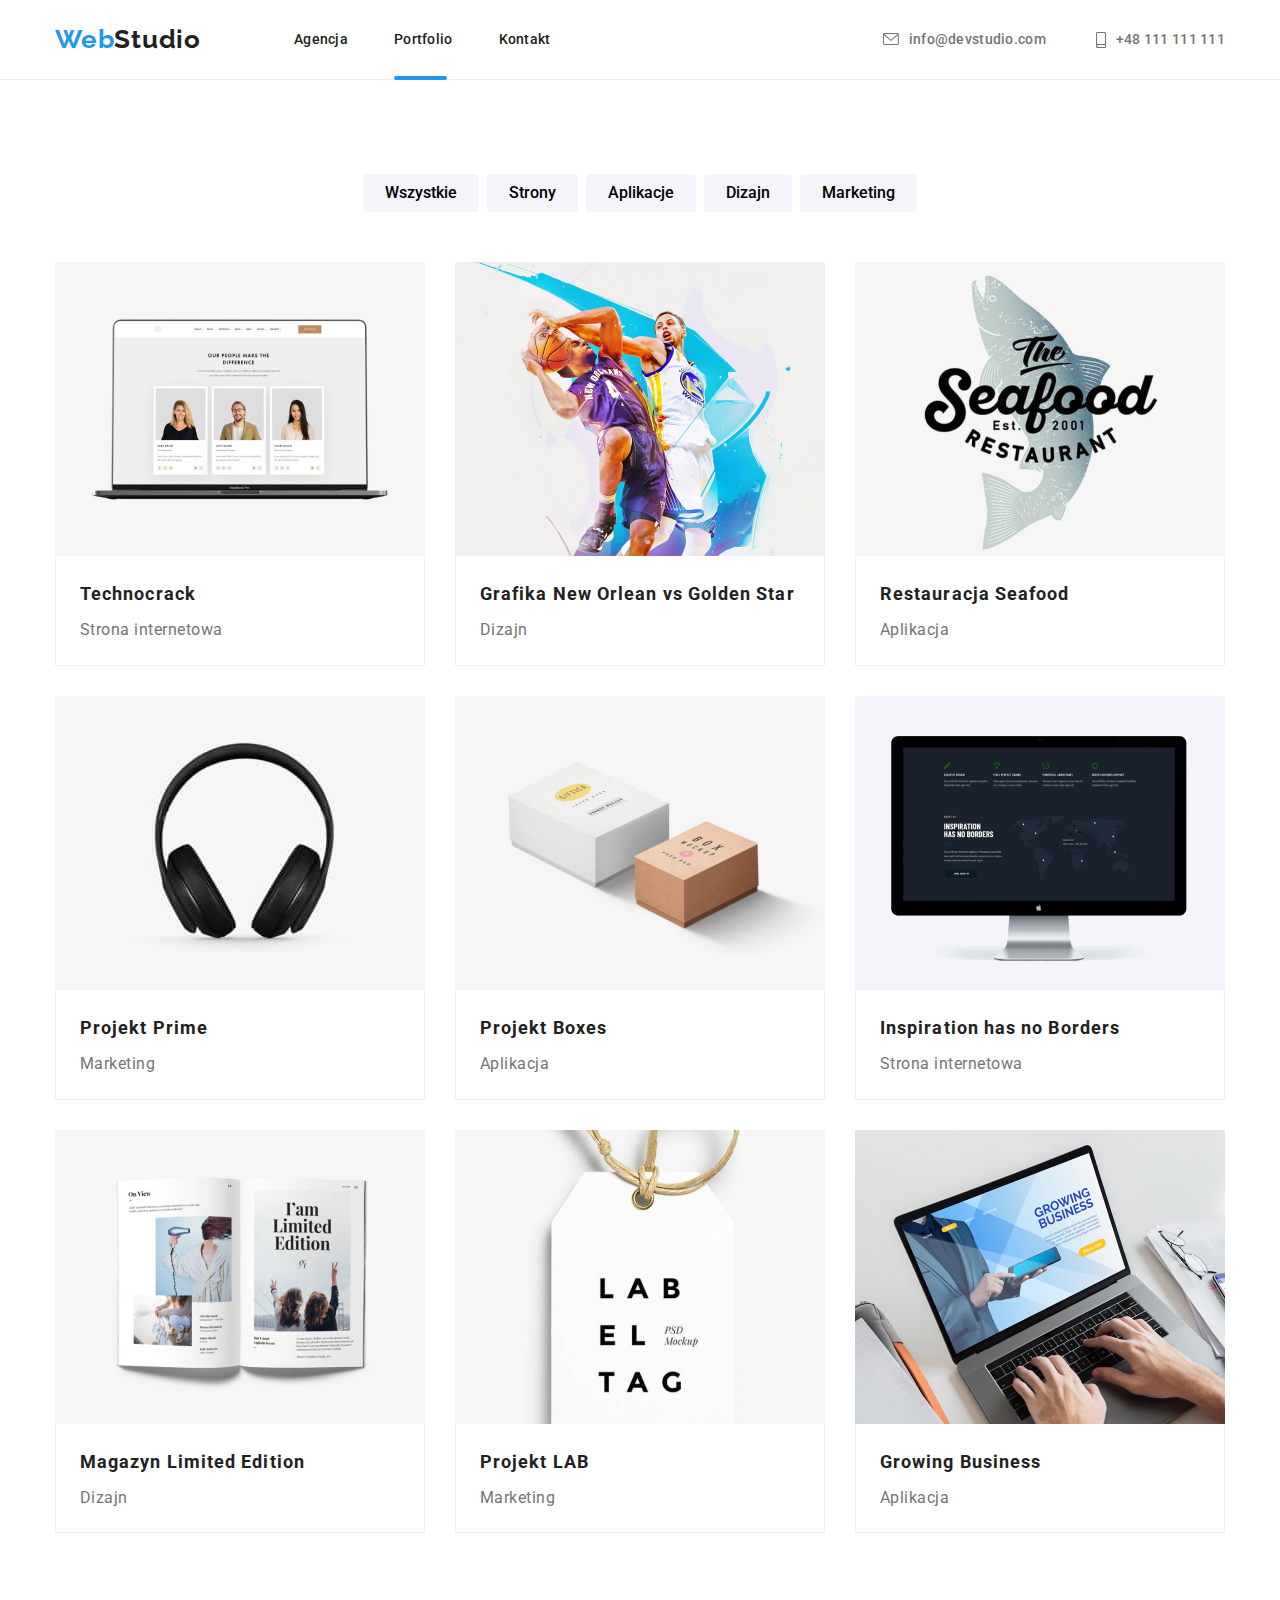
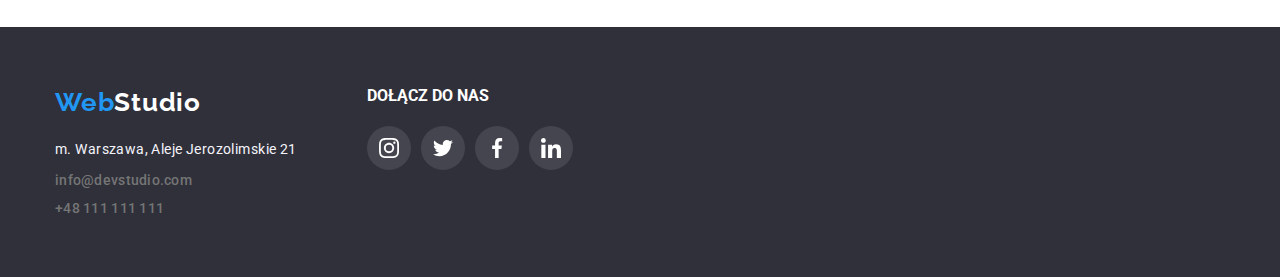
<file: portfolio.html>
<!DOCTYPE html>
<html lang="pl">
  <head>
    <meta charset="UTF-8" />
    <meta http-equiv="X-UA-Compatible" content="IE=edge" />
    <meta name="viewport" content="width=device-width, initial-scale=1.0" />
    <link rel="preconnect" href="https://fonts.googleapis.com" />
    <link rel="preconnect" href="https://fonts.gstatic.com" crossorigin />
    <link
      href="https://fonts.googleapis.com/css2?family=Raleway:wght@700&family=Roboto:wght@400;500;700;900&display=swap"
      rel="stylesheet"
    />
    <link
      rel="stylesheet"
      href="https://cdnjs.cloudflare.com/ajax/libs/modern-normalize/1.0.0/modern-normalize.min.css"
    />
    <link rel="stylesheet" href="./css/style.css" />
    <title>Studio</title>
  </head>

  <body class="body">
    <header class="menu">
      <div class="container">
        <div class="header-content">
          <nav class="header-nav">
            <a href="index.html" class="logo-link">
              Web<span class="studio">Studio</span></a
            >
            <ul class="list-style-nav-list">
              <li>
                <a href="./index.html" class="nav-link">Agencja</a>
              </li>
              <li>
                <a href="./portfolio.html" class="nav-link nav-link-highlight"
                  >Portfolio</a
                >
              </li>
              <li><a href="#" class="nav-link">Kontakt</a></li>
            </ul>
          </nav>
          <ul class="list-style-nav-2-list">
            <li>
              <a href="mailto:info@devstudio.com" class="nav-number"
                ><svg class="header-icon-envelope" width="16" height="12">
                  <use href="./images/icons.svg#icon-envelope"></use>
                </svg>
                info@devstudio.com</a
              >
            </li>
            <li>
              <a href="tel:+48111111111" class="nav-number"
                ><svg class="header-icon-smartphone" width="10" height="16">
                  <use href="./images/icons.svg#icon-smartphone"></use></svg
                >+48 111 111 111</a
              >
            </li>
          </ul>
        </div>
      </div>
    </header>
    <main class="portfolio-main section">
      <div class="button">
        <ul class="portfolio-buttons">
          <li>
            <button type="button" class="button-page-2">Wszystkie</button>
          </li>
          <li><button type="button" class="button-page-2">Strony</button></li>
          <li>
            <button type="button" class="button-page-2">Aplikacje</button>
          </li>
          <li><button type="button" class="button-page-2">Dizajn</button></li>
          <li>
            <button type="button" class="button-page-2">Marketing</button>
          </li>
        </ul>
      </div>

      <section class="section-5 container">
        <ul class="list-style-portfolio">
          <li class="list-item-section-5">
            <div class="portfolio-image-box">
              <img
                src="./images/technocrack.jpg"
                alt="laptop"
                width="370"
                height="294"
              />
              <div class="overlay">
                Technocrack jest popularną platformą wykorzystywaną do
                rozpowszechniania koronawirusa. Firmy wykorzystują tę platformę
                do celów szpiegowskich i ataków na niezabezpieczone serwery
                konkurencji
              </div>
            </div>

            <div class="border-line-portfolio">
              <h4 class="section-5-h4">Technocrack</h4>
              <p class="section-5-p">Strona internetowa</p>
            </div>
          </li>
          <li class="list-item-section-5">
            <div class="portfolio-image-box"><img
              src="./images/new-orlean-vs-golden-star.jpg"
              alt="basketball players"
              width="370"
              height="294"
            />
            <div class="overlay">
              Technocrack jest popularną platformą wykorzystywaną do
              rozpowszechniania koronawirusa. Firmy wykorzystują tę platformę do
              celów szpiegowskich i ataków na niezabezpieczone serwery
              konkurencji
            </div></div>

            <div class="border-line-portfolio">
              <h4 class="section-5-h4">Grafika New Orlean vs Golden Star</h4>
              <p class="section-5-p">Dizajn</p>
            </div>
          </li>
          <li class="list-item-section-5">
            <div class="portfolio-image-box"><img
              src="./images/seafood.jpg"
              alt="fish logo with the name"
              width="370"
              height="294"
            />
            <div class="overlay">
              Technocrack jest popularną platformą wykorzystywaną do
              rozpowszechniania koronawirusa. Firmy wykorzystują tę platformę do
              celów szpiegowskich i ataków na niezabezpieczone serwery
              konkurencji
            </div></div>

            <div class="border-line-portfolio">
              <h4 class="section-5-h4">Restauracja Seafood</h4>
              <p class="section-5-p">Aplikacja</p>
            </div>
          </li>
          <li class="list-item-section-5">
            <div class="portfolio-image-box"><img
              src="./images/marketing.jpg"
              alt="black headphones"
              width="370"
              height="294"
            />
            <div class="overlay">
              Technocrack jest popularną platformą wykorzystywaną do
              rozpowszechniania koronawirusa. Firmy wykorzystują tę platformę do
              celów szpiegowskich i ataków na niezabezpieczone serwery
              konkurencji
            </div></div>

            <div class="border-line-portfolio">
              <h4 class="section-5-h4">Projekt Prime</h4>
              <p class="section-5-p">Marketing</p>
            </div>
          </li>
          <li class="list-item-section-5">
            <div class="portfolio-image-box"><img
              src="./images/boxes.jpg"
              alt="boxes"
              width="370"
              height="294"
            />
            <div class="overlay">
              Technocrack jest popularną platformą wykorzystywaną do
              rozpowszechniania koronawirusa. Firmy wykorzystują tę platformę do
              celów szpiegowskich i ataków na niezabezpieczone serwery
              konkurencji
            </div></div>

            <div class="border-line-portfolio">
              <h4 class="section-5-h4">Projekt Boxes</h4>
              <p class="section-5-p">Aplikacja</p>
            </div>
          </li>
          <li class="list-item-section-5">
            <div class="portfolio-image-box"><img
              src="./images/no-borders.jpg"
              alt="monitor"
              width="370"
              height="294"
            />
            <div class="overlay">
              Technocrack jest popularną platformą wykorzystywaną do
              rozpowszechniania koronawirusa. Firmy wykorzystują tę platformę do
              celów szpiegowskich i ataków na niezabezpieczone serwery
              konkurencji
            </div></div>

            <div class="border-line-portfolio">
              <h4 class="section-5-h4">Inspiration has no Borders</h4>
              <p class="section-5-p">Strona internetowa</p>
            </div>
          </li>
          <li class="list-item-section-5">
            <div class="portfolio-image-box"><img
              src="./images/magazin.jpg"
              alt="newspapper"
              width="370"
              height="294"
            />
            <div class="overlay">
              Technocrack jest popularną platformą wykorzystywaną do
              rozpowszechniania koronawirusa. Firmy wykorzystują tę platformę do
              celów szpiegowskich i ataków na niezabezpieczone serwery
              konkurencji
            </div></div>

            <div class="border-line-portfolio">
              <h4 class="section-5-h4">Magazyn Limited Edition</h4>
              <p class="section-5-p">Dizajn</p>
            </div>
          </li>
          <li class="list-item-section-5">
            <div class="portfolio-image-box"><img
              src="./images/lab.jpg"
              alt="letters on paper"
              width="370"
              height="294"
            />
            <div class="overlay">
              Technocrack jest popularną platformą wykorzystywaną do
              rozpowszechniania koronawirusa. Firmy wykorzystują tę platformę do
              celów szpiegowskich i ataków na niezabezpieczone serwery
              konkurencji
            </div></div>

            <div class="border-line-portfolio">
              <h4 class="section-5-h4">Projekt LAB</h4>
              <p class="section-5-p">Marketing</p>
            </div>
          </li>
          <li class="list-item-section-5">
            <div class="portfolio-image-box"><img
              src="./images/growing-business.jpg"
              alt="writing on laptop"
              width="370"
              height="294"
            />
            <div class="overlay">
              Technocrack jest popularną platformą wykorzystywaną do
              rozpowszechniania koronawirusa. Firmy wykorzystują tę platformę do
              celów szpiegowskich i ataków na niezabezpieczone serwery
              konkurencji
            </div></div>

            <div class="border-line-portfolio">
              <h4 class="section-5-h4">Growing Business</h4>
              <p class="section-5-p">Aplikacja</p>
            </div>
          </li>
        </ul>
      </section>
    </main>
    <footer class="footer-style">
      <div class="container flex">
        <div class="footer-flex">
          <div class="logo-footer-style">
            <a href="#" class="logo-link">
              Web<span class="studio-footer">Studio</span></a
            >
          </div>
          <ul class="list-in-footer">
            <li>
              <address class="adress-localization">
                m. Warszawa, Aleje Jerozolimskie 21
              </address>
            </li>
            <li>
              <a href="mailto:info@devstudio.com" class="adress-mail"
                >info@devstudio.com</a
              >
            </li>
            <li>
              <a href="tel:+48111111111" class="adress-tel">+48 111 111 111</a>
            </li>
          </ul>
        </div>

        <div class="join-us">
          <p class="join-us-text">Dołącz do nas</p>

          <div class="footer-icons">
            <a class="footer-icon">
              <svg width="20px" height="20px">
                <use href="./images/icons.svg#icon-instagram-2-white"></use>
              </svg>
            </a>

            <a class="footer-icon">
              <svg width="20px" height="20px">
                <use href="./images/icons.svg#icon-twitter-1-white"></use>
              </svg>
            </a>
            <a class="footer-icon">
              <svg width="20px" height="20px">
                <use href="./images/icons.svg#icon-facebook-1-white"></use>
              </svg>
            </a>
            <a class="footer-icon">
              <svg width="20px" height="20px">
                <use href="./images/icons.svg#icon-linkedin-1-white"></use>
              </svg>
            </a>
          </div>
        </div>
      </div>
    </footer>
    <script src="./js/modal.js"></script>
  </body>
</html>
</file>
<file: css/style.css>
:root {
  --hover-color: #2196f3;
  --color-grey: #757575;
  --color-black: #212121;
  --color-very-light-grey: #f5f4fa;
  --color-grey2: #2f303a;
  --color-light-grey: #e5e5e5;
  --color-header-border: #ececec;
  --color-white: #fff;
  --color-of-border: #eeeeee;
  --transition-duration: 250ms;
  --cubic-bezier: cubic-bezier(0.4, 0, 0.2, 1);
  --overlay-background-color: rgba(33 150 243 / 0.9);
  --modal-background-color: rgba(0 0 0 / 0.1);
}

body {
  margin: auto;
  padding: 0;
  font-family: "Roboto", sans-serif;
  color: var(--color-black);

  background-color: var(--color-white);
}

ul {
  list-style: none;
  padding: 0;
  margin: 0;
}

h1,
h2,
h4,
p {
  margin: 0;
}
.flex {
  display: flex;
}
.container {
  width: 1200px;
  margin: 0 auto;
  padding: 0 15px;
}

.border-line-portfolio {
  border-bottom: 1px solid var(--color-of-border);
  border-left: 1px solid var(--color-of-border);
  border-right: 1px solid var(--color-of-border);
}

.section {
  padding: 94px 0;
}

/*logo*/

header {
  display: flex;
  align-items: center;
  border-bottom: 1px solid var(--color-header-border);
  background-color: var(--color-white);
  height: 80px;
}

.header-content {
  display: flex;
  align-items: center;
  justify-content: space-between;
}

.logo-link {
  font-family: "Raleway", sans-serif;
  text-decoration: none;
  font-style: normal;
  font-weight: 700;
  font-size: 26px;
  line-height: 1.19;
  letter-spacing: 0.03em;
  color: var(--hover-color);
}

.studio {
  color: var(--color-black);
}
.studio-infooter {
  color: var(--color-white);
}

.nav {
  text-decoration: none;
  font-style: normal;
  font-weight: 500;
  font-size: 14px;
  line-height: 1.14;
  letter-spacing: 0.02em;
}
.header-nav {
  display: flex;
  align-items: center;
}

.list-style-nav-list {
  margin-left: 93px;
  display: flex;
  gap: 46px;
}

.nav-link {
  text-decoration: none;
  font-style: normal;
  font-weight: 500;
  font-size: 14px;
  line-height: 1.14;
  letter-spacing: 0.02em;
  color: inherit;
}

.nav-link:visited {
  color: var(--color-black);
  transition: color var(--transition-duration) var(--cubic-bezier);
}

.nav-link:hover,
.nav-link:focus {
  font-style: normal;
  font-weight: 500;
  font-size: 14px;
  line-height: 1.14;
  letter-spacing: 0.02em;
  color: var(--hover-color);
}

.nav-2 {
  text-decoration: none;
  font-style: normal;
  font-weight: 500;
  font-size: 14px;
  line-height: 1.14;
  letter-spacing: 0.02em;
}

.list-style-nav-2-list {
  display: flex;
  justify-content: center;
  align-items: center;
  gap: 50px;
}

.nav-link-highlight-agency {
  position: relative;
}

.nav-link-highlight-agency::after {
  position: absolute;
  content: "";
  width: 53px;
  height: 4px;
  background: var(--hover-color);
  border-radius: 2px;
  left: 0;
  bottom: -33px;
}
.nav-link-highlight {
  position: relative;
}

.nav-link-highlight::after {
  position: absolute;
  content: "";
  width: 53px;
  height: 4px;
  background: var(--hover-color);
  border-radius: 2px;
  left: 0;
  bottom: -33px;
}

.nav-number {
  font-style: normal;
  font-weight: 500;
  font-size: 14px;
  line-height: 1.14;
  letter-spacing: 0.02em;
  color: var(--color-grey);
  text-decoration: none;
  display: flex;
  justify-content: center;
  align-items: center;
  transition: color var(--transition-duration) var(--cubic-bezier),
    fill var(--transition-duration) var(--cubic-bezier);
  will-change: color, fill;
}
.header-icon-envelope {
  margin-right: 10px;
  display: block;
}

.header-icon-smartphone {
  margin-right: 10px;
  display: block;
  align-items: center;
}

.header-icon-envelope:hover,
.header-icon-envelope:focus,
.nav-number:hover,
.nav-number:focus {
  color: var(--hover-color);
}
.header-icon-smartphone:hover svg,
.header-icon-smartphone:focus svg,
.nav-number:hover svg,
.nav-number:focus svg {
  --color2: #2196f3;
}
/* Main*/

.section-1 {
  margin: 0 auto;
  max-width: 1600px;
  padding: 200px 0;
  text-align: center;
  background-color: var(--color-grey2);
  background-image: linear-gradient(
      rgba(47, 48, 58, 0.4),
      rgba(47, 48, 58, 0.4)
    ),
    url(../images/background-photo-index.jpg);
  background-repeat: no-repeat;
  background-position: 50% 50%;
}

/* =============== MODAL ================ */

.backdrop {
  position: fixed;
  left: 0;
  top: 0;
  display: flex;
  width: 100%;
  height: 100%;
  background-color: var(--modal-background-color);
  transition: transform var(--transition-duration);
}

.is-hidden {
  transform: scale(0);
}

.modal {
  margin: auto;
  width: 528px;
  height: 581px;
  background-color: var(--color-white);
  border-radius: 4px;
  position: relative;
}

.close-btn {
  position: absolute;
  right: 8px;
  top: 8px;
  display: flex;
  width: 30px;
  height: 30px;
  border-radius: 50%;
  border: 1px solid rgba(0, 0, 0, 0.1);
  background-color: #fff;
  cursor: pointer;
}

.close-icon {
  margin: auto;
  width: 18px;
  height: 18px;
}

.section-1-h1 {
  margin-bottom: 30px;
  font-style: normal;
  font-weight: 900;
  font-size: 44px;
  line-height: 1.36;
  color: var(--color-white);
}
.button-section-1 {
  width: 200px;
  height: 50px;
  left: 700px;
  top: 430px;
  background: var(--hover-color);
  box-shadow: 0px 4px 4px rgba(0, 0, 0, 0.15);
  border-radius: 4px;
  font-style: normal;
  font-weight: 700;
  font-size: 16px;
  line-height: 1.8;
  letter-spacing: 0.06em;
  color: var(--color-very-light-grey);
  cursor: pointer;
  border: none;
}
.icon-antenna-1 {
  display: flex;
  justify-content: center;
  align-items: center;
  width: 270px;
  height: 120px;
  background: var(--color-very-light-grey);
  border-radius: 4px;
}
.icon-clock-1 {
  display: flex;
  justify-content: center;
  align-items: center;
  width: 270px;
  height: 120px;

  background: var(--color-very-light-grey);
  border-radius: 4px;
}
.icon-diagram-1 {
  display: flex;
  justify-content: center;
  align-items: center;
  width: 270px;
  height: 120px;
  background: var(--color-very-light-grey);
  border-radius: 4px;
}
.icon-astronaut-1 {
  display: flex;
  justify-content: center;
  align-items: center;
  width: 270px;
  height: 120px;
  background: var(--color-very-light-grey);
  border-radius: 4px;
}
.list-item-section-3 {
  position: relative;
}
.offer-description {
  position: absolute;
  font-weight: 700;
  font-size: 14px;
  line-height: 16px;
  text-align: center;
  letter-spacing: 0.03em;
  text-transform: uppercase;
  color: var(--color-white);
  background: rgba(47, 48, 58, 0.8);
  bottom: 0;
  width: 100%;
  padding-block: 27px;
}
.section-2 {
  display: flex;
  flex-direction: row;
  margin-top: 94px;
  gap: 30px;
}
.section-2-h3 {
  font-style: normal;
  font-size: 14px;
  line-height: 1.14;
  letter-spacing: 0.03em;
  text-transform: uppercase;
}
.section-2-p {
  font-style: normal;
  font-weight: 400;
  font-size: 14px;
  line-height: 1.71;
  color: var(--color-grey);
}
.section-3-h2 {
  display: flex;
  justify-content: center;
  margin-bottom: 50px;
  font-style: normal;
  font-weight: 700;
  font-size: 36px;
  line-height: 1.16;
  letter-spacing: 0.03em;
}

.list-style-section-3 {
  display: flex;
  justify-content: space-between;
  gap: 30px;
}

.social-icons-product-designer { 
  gap:10px;

  display: flex;
  justify-content: center;
  align-items: center;
  background-color: var(--color-white);
  margin-top: 16px;
  margin-bottom: 30px;
  transition: background-color var(--transition-duration) var(--cubic-bezier),
    fill var(--transition-duration) var(--cubic-bezier);
  will-change: background-color, fill;
}

.social-icons-frontend-developer {
  gap:10px;
  display: flex;
  justify-content: center;
  align-items: center;
  background-color: var(--color-white);
  transition: background-color var(--transition-duration) var(--cubic-bezier),
    fill var(--transition-duration) var(--cubic-bezier);
  will-change: background-color, fill;
}
.social-icons-marketing {
  gap:10px;
  display: flex;
  justify-content: center;
  align-items: center;
  background-color: var(--color-white);
  transition: background-color var(--transition-duration) var(--cubic-bezier),
    fill var(--transition-duration) var(--cubic-bezier);
  will-change: background-color, fill;
}
.social-icons-ui-designer {
  gap:10px;
  display: flex;
  justify-content: center;
  align-items: center;
  background-color: var(--color-white);
  transition: background-color var(--transition-duration) var(--cubic-bezier),
    fill var(--transition-duration) var(--cubic-bezier);
  will-change: background-color, fill;
}

.icon-instagram-2,
.icon-facebook-1,
.icon-linkedin-1,
.icon-twitter-1 {
  background-color: var(--color-white);
  display: flex;
  justify-content: center;
  align-items: center;
  padding: 12px;
  border-radius: 50%;
  transition: background-color var(--transition-duration) var(--cubic-bezier),
    fill var(--transition-duration) var(--cubic-bezier);
  will-change: background-color, fill;
}
.icon-instagram-2:hover,
.icon-facebook-1:hover,
.icon-linkedin-1:hover,
.icon-twitter-1:hover {
  --color3: var(--color-white);
  background-color: var(--hover-color);
}
.section-4 {
  background-color: var(--color-very-light-grey);
}
.section-4-h2 {
  display: flex;
  justify-content: center;
  font-style: normal;
  font-weight: 700;
  font-size: 36px;
  letter-spacing: 0.03em;
  line-height: 1.1;
  margin-bottom: 50px;
  background-color: var();
}

.list-style-section-4 {
  display: flex;
  flex-direction: row;
  justify-content: space-between;
  gap: 30px;
}
.team-member {
  box-shadow: 0px 1px 3px rgba(0, 0, 0, 0.12), 0px 1px 1px rgba(0, 0, 0, 0.14),
    0px 2px 1px rgba(0, 0, 0, 0.2);
  border-radius: 0px 0px 4px 4px;
  background-color: var(--color-white);
}
.section-4-h4 {
  font-style: normal;
  font-size: 16px;
  letter-spacing: 0.03em;
  line-height: 1.1;
  margin-bottom: 10px;
  margin-top: 30px;
}
.section-4-p {
  font-style: normal;
  font-weight: 400;
  font-size: 16px;
  letter-spacing: 0.03em;
  color: var(--color-grey);
  line-height: 1.16;
  margin-bottom: 30px;
}
.section-4-h4,
.section-4-p {
  text-align: center;
}

.section-4a-h2 {
  display: flex;
  justify-content: center;
  font-style: normal;
  font-weight: 700;
  font-size: 36px;
  line-height: 1.16;
  text-align: center;
  letter-spacing: 0.03em;
  color: var(--color-black);
  margin-bottom: 50px;
}

.client-logo {
  display: flex;
  justify-content: space-between;
  flex-wrap: wrap;
  gap: 30px;
  border-radius: 4px;
}
.icon-client-1,
.icon-client-2,
.icon-client-3,
.icon-client-4,
.icon-client-5,
.icon-client-6 {
  border: 1px solid #afb1b8;
  width: 170px;
  height: 92px;
  display: flex;
  align-items: center;
  justify-content: center;
  border-radius: 4px;
  transition: background-color var(--transition-duration) var(--cubic-bezier),
    fill var(--transition-duration) var(--cubic-bezier);
  will-change: background-color, fill;
}

.icon-client-1:hover,
.icon-client-2:hover,
.icon-client-3:hover,
.icon-client-4:hover,
.icon-client-5:hover,
.icon-client-6:hover {
  --color3: var(--hover-color);
  border: 1px solid var(--hover-color);
}

.footer-style {
  padding-top: 60px;
  padding-bottom: 60px;
  background-color: var(--color-grey2);
}

.footer-flex {
  display: flex;

  flex-direction: column;
  gap: 20px;
}
.logo-footer-style {
  display: flex;
  font-family: "Raleway";
  font-weight: 700;
  font-size: 26px;
  line-height: 1.19;
  letter-spacing: 0.03em;
  color: var(--hover-color);
  text-decoration: none;
}

.studio-footer {
  color: var(--color-white);
}
.list-in-footer {
  padding: 0;
  display: flex;
  flex-direction: column;
  gap: 9px;
}

.adress-localization {
  display: flex;
  gap: 9px;
  font-style: normal;
  font-weight: 400;
  font-size: 14px;
  letter-spacing: 0.03em;
  color: var(--color-very-light-grey);
  line-height: 1.71;
}
.adress-mail {
  font-style: normal;
  font-weight: 500;
  font-size: 14px;
  line-height: 1.14;
  letter-spacing: 0.02em;
  color: var(--color-grey);
  text-decoration: none;
}
.adress-tel {
  font-style: normal;
  font-weight: 500;
  font-size: 14px;
  line-height: 1.14;
  letter-spacing: 0.02em;
  color: var(--color-grey);
  text-decoration: none;
}
.join-us {
  display: flex;
  flex-direction: column;
  margin-left: 70px;
}

.footer-icons {
  display: flex;
  justify-content: center;
  align-items: center;
  gap: 10px;
}
.join-us-text {
  color: var(--color-white);
  text-transform: uppercase;
  font-weight: 700;
  margin-bottom: 20px;
}
.footer-icon {
  background-color: rgba(255 255 255 / 0.1);
  display: flex;
  justify-content: center;
  align-items: center;
  padding: 12px;
  border-radius: 50%;
  transition: background-color var(--transition-duration) var(--cubic-bezier),
    fill var(--transition-duration) var(--cubic-bezier);
  will-change: background-color, fill;
}
.footer-icon:hover {
  background-color: var(--hover-color);
}

.button-page-1 {
  font-style: normal;
  font-weight: 500;
  font-size: 16px;
  line-height: 1.6;
  border-radius: 4px;
}
.button-page-1:hover,
.button-page-1:focus {
  background: var(--hover-color);
  color: var(--color-very-light-grey);
  box-shadow: 0px 3px 1px rgba(0, 0, 0, 0.1), 0px 1px 2px rgba(0, 0, 0, 0.08),
    0px 2px 2px rgba(0, 0, 0, 0.12);
  border-radius: 4px;
}

.button-page-2 {
  padding: 6px 22px 6px 22px;
  font-weight: 500;
  font-size: 16px;
  line-height: 1.62;
  background: var(--color-very-light-grey);
  border-radius: 4px;
  border-style: none;
  cursor: pointer;
  transition: background-color var(--transition-duration) var(--cubic-bezier),
    fill var(--transition-duration) var(--cubic-bezier);
  will-change: background-color, fill;
}
.button-page-2:hover,
.button-page-2:focus {
  background: var(--hover-color);
  color: var(--color-very-light-grey);
  box-shadow: 0px 3px 1px rgba(0, 0, 0, 0.1), 0px 1px 2px rgba(0, 0, 0, 0.08),
    0px 2px 2px rgba(0, 0, 0, 0.12);
  border-radius: 4px;
}
.portfolio-buttons {
  display: flex;
  justify-content: center;
  padding: 0;
  gap: 8px;
  margin-bottom: 50px;
}
.list-style-portfolio {
  display: flex;
  flex-wrap: wrap;
  gap: 30px;
}
.list-item-section-5 {
  flex-basis: calc((100% - 60px) / 3);
}
.list-item-section-5 img {
  display: block;
}
.list-item-section-5:hover {
  box-shadow: 0px 1px 1px rgba(0, 0, 0, 0.12), 0px 4px 4px rgba(0, 0, 0, 0.06),
    1px 4px 6px rgba(0, 0, 0, 0.16);
}
.list-item-section-5 {
  transition: box-shadow var(--transition-duration) var(--cubic-bezier);
  will-change: box-shadow;
}

.list-item-section-5 {
  position: relative;
  overflow: hidden;
}

.portfolio-image-box {
  position: relative;
  overflow: hidden;
}

.overlay {
  padding: 49px 45px 49px 24px;
  font-size: 18px;
  line-height: 1.56;
  letter-spacing: 0.03em;
  color: var(--color-white);
  width: 100%;
  height: 100%;
  position: absolute;
  left: 0;
  top: 0;
  background-color: var(--overlay-background-color);
  transition: transform var(--transition-duration) var(--cubic-bezier);
  transform: translateY(100%);
  will-change: transform;
}

.list-item-section-5:hover .overlay {
  transform: translateY(0);
}
.section-5-h4 {
  font-style: normal;
  font-size: 18px;
  letter-spacing: 0.06em;
  line-height: 2;
  padding-top: 20px;
  padding-left: 24px;
}
.section-5-p {
  font-style: normal;
  font-weight: 400;
  font-size: 16px;
  letter-spacing: 0.03em;
  color: var(--color-grey);
  line-height: 1.8;
  padding-bottom: 20px;
  padding-left: 24px;
  margin-top: 4px;
}
</file>
